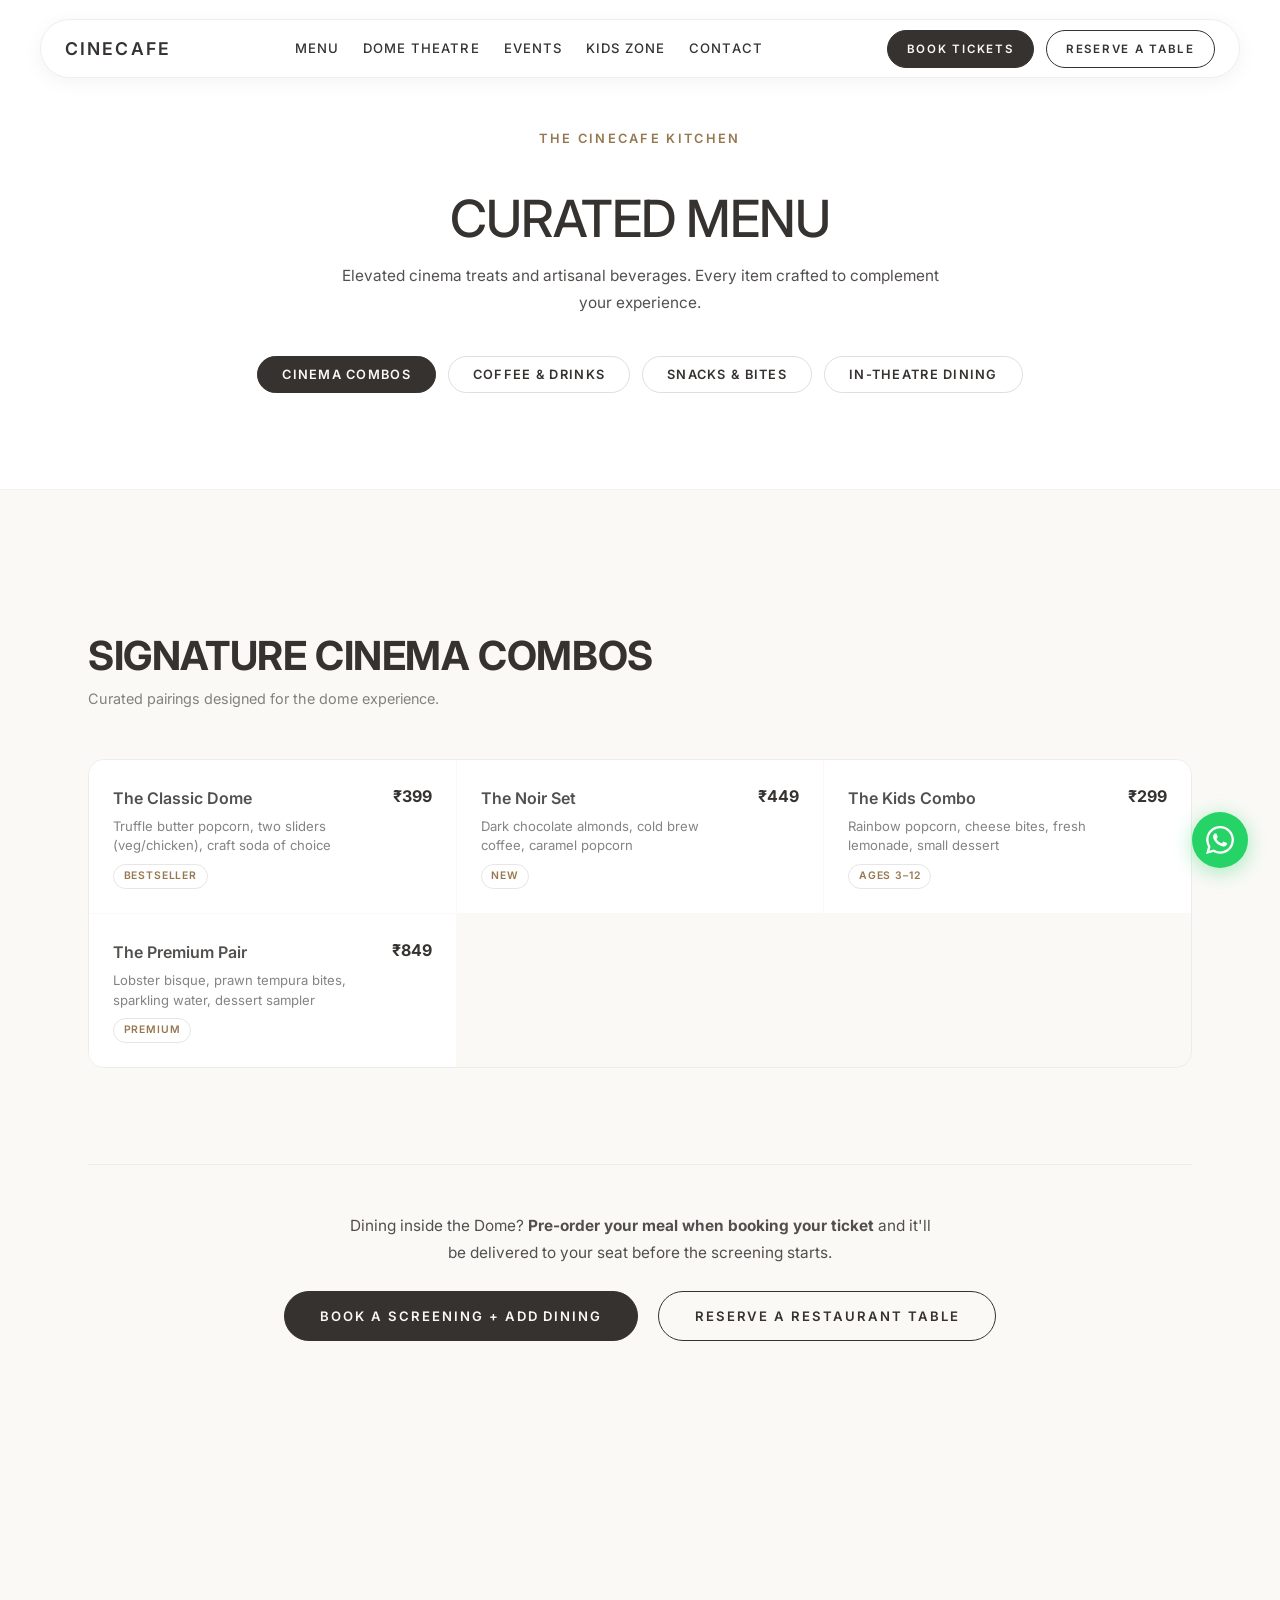
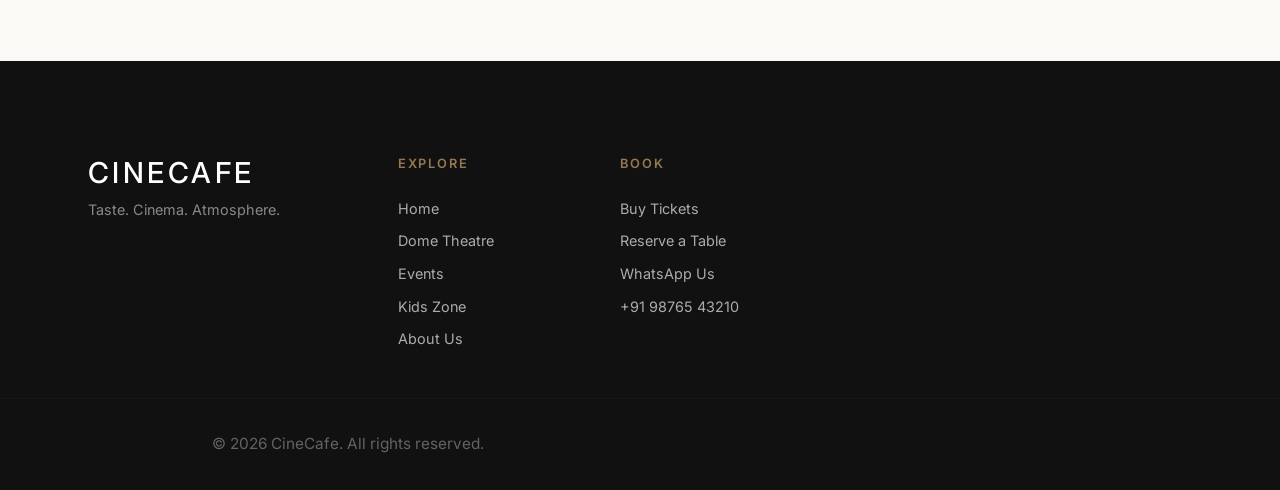
<file: menu.html>
<!DOCTYPE html>
<html lang="en">
<head>
    <meta charset="UTF-8">
    <meta name="viewport" content="width=device-width, initial-scale=1.0, maximum-scale=1.0, user-scalable=no, viewport-fit=cover">
    <title>Menu — CineCafe Kochi | Gourmet Cinema Dining</title>
    <meta name="description" content="Explore CineCafe's curated gourmet menu. Cinema combos, artisan coffee, matcha, in-theatre dining, and more. Kochi's finest culinary cinema experience.">
    <meta property="og:title" content="Menu — CineCafe Kochi">
    <meta property="og:description" content="Gourmet cinema dining. Artisan coffee. In-seat meals. Explore our full menu.">

    <link rel="preconnect" href="https://fonts.googleapis.com">
    <link rel="preconnect" href="https://fonts.gstatic.com" crossorigin>
    <link href="https://fonts.googleapis.com/css2?family=Inter:ital,wght@0,300;0,400;0,500;0,600;0,700;1,400&display=swap" rel="stylesheet">
    <link rel="stylesheet" href="styles.css">

    <style>
        /* Menu page specific styles */
        .menu-hero {
            padding-top: 8rem;
            padding-bottom: var(--spacing-lg);
            text-align: center;
            background-color: var(--surface-color);
            border-bottom: 1px solid rgba(128,128,128,0.1);
        }

        .menu-hero h2 { margin-bottom: 1rem; }
        .menu-hero p { margin: 0 auto 2.5rem; }

        .menu-tabs {
            display: flex;
            gap: 0.75rem;
            justify-content: center;
            flex-wrap: wrap;
            margin-top: 2rem;
        }

        .menu-tab {
            padding: 0.6rem 1.5rem;
            border-radius: 50px;
            border: 1px solid rgba(128,128,128,0.25);
            background: transparent;
            font-family: var(--font-primary);
            font-size: 0.8rem;
            font-weight: 600;
            text-transform: uppercase;
            letter-spacing: 0.1em;
            cursor: pointer;
            transition: all 0.2s;
            color: var(--text-color);
        }

        .menu-tab.active,
        .menu-tab:hover {
            background: var(--text-color);
            color: var(--bg-color);
            border-color: var(--text-color);
        }

        .menu-category {
            display: none;
            padding: var(--spacing-lg) 0;
        }

        .menu-category.active { display: block; }

        .menu-category-title {
            font-size: clamp(1.5rem, 4vw, 2.5rem);
            font-weight: 700;
            text-transform: uppercase;
            letter-spacing: -0.01em;
            margin-bottom: 0.5rem;
        }

        .menu-category-sub {
            opacity: 0.6;
            font-size: 0.9rem;
            margin-bottom: var(--spacing-md);
            max-width: none;
        }

        .menu-items {
            display: grid;
            grid-template-columns: repeat(auto-fill, minmax(300px, 1fr));
            gap: 1px;
            border: 1px solid rgba(128,128,128,0.1);
            border-radius: 16px;
            overflow: hidden;
        }

        .menu-item {
            display: flex;
            justify-content: space-between;
            align-items: flex-start;
            padding: 1.5rem;
            gap: 1rem;
            background: var(--surface-color);
            transition: background 0.2s;
        }

        .menu-item:hover {
            background: color-mix(in srgb, var(--accent-color) 5%, var(--surface-color));
        }

        .menu-item-info { flex: 1; }

        .menu-item-name {
            font-weight: 600;
            font-size: 1rem;
            margin-bottom: 0.3rem;
            color: var(--text-color);
        }

        .menu-item-desc {
            font-size: 0.82rem;
            opacity: 0.6;
            line-height: 1.5;
        }

        .menu-item-tags {
            display: flex;
            gap: 0.4rem;
            margin-top: 0.5rem;
            flex-wrap: wrap;
        }

        .menu-tag {
            font-size: 0.65rem;
            text-transform: uppercase;
            letter-spacing: 0.08em;
            padding: 0.2rem 0.6rem;
            border-radius: 50px;
            border: 1px solid rgba(128,128,128,0.2);
            color: var(--accent-color);
            font-weight: 600;
        }

        .menu-item-price {
            font-weight: 700;
            font-size: 1rem;
            color: var(--text-color);
            white-space: nowrap;
            flex-shrink: 0;
        }

        .menu-cta-bar {
            text-align: center;
            padding: var(--spacing-md) 0 var(--spacing-xl);
            border-top: 1px solid rgba(128,128,128,0.1);
        }

        .menu-cta-bar p {
            margin: 0 auto 1.5rem;
        }

        .menu-cta-bar .btn-primary,
        .menu-cta-bar .btn-secondary {
            margin: 0 0.5rem;
        }

        @media (max-width: 600px) {
            .menu-items { grid-template-columns: 1fr; }
            .menu-cta-bar .btn-primary,
            .menu-cta-bar .btn-secondary {
                display: block;
                margin: 0.5rem auto;
                max-width: 280px;
            }
        }
    </style>
</head>
<body class="theme-sunlit">

    <header class="navbar past-hero" role="banner">
        <div class="navbar-wrapper">
            <div class="nav-menu-wrap">
                <a href="index.html" class="navbar-logo-wrap" aria-label="CineCafe — Go to homepage">
                    <div class="nav-logo">CINECAFE</div>
                </a>
                <nav class="nav-desktop-links" aria-label="Primary navigation">
                    <a href="menu.html" class="nav-item" aria-current="page">Menu</a>
                    <a href="index.html#dome" class="nav-item">Dome Theatre</a>
                    <a href="index.html#events" class="nav-item">Events</a>
                    <a href="index.html#kids" class="nav-item">Kids Zone</a>
                    <a href="index.html#contact" class="nav-item">Contact</a>
                </nav>
                <div class="nav-actions">
                    <a href="index.html#dome" class="btn-primary nav-btn">Book Tickets</a>
                    <a href="index.html#reserve-table" class="btn-secondary nav-btn">Reserve a Table</a>
                    <button id="burger-toggle" class="burger-menu-wrap mobile-only" aria-label="Toggle navigation menu" aria-expanded="false" aria-controls="fullscreen-menu">
                        <span class="menu-line-top"></span>
                        <span class="menu-line-bottom"></span>
                    </button>
                </div>
            </div>
        </div>
    </header>

    <div id="fullscreen-menu" class="fullscreen-menu" role="dialog" aria-modal="true" aria-label="Navigation menu">
        <nav class="nav-links" aria-label="Mobile navigation">
            <div class="nav-links-wrapper">
                <a href="index.html" class="nav-link">Home</a>
                <a href="menu.html" class="nav-link">Menu</a>
                <a href="index.html#dome" class="nav-link">Dome Theatre</a>
                <a href="index.html#events" class="nav-link">Events</a>
                <a href="index.html#contact" class="nav-link">Contact</a>
            </div>
            <div class="mobile-menu-ctas">
                <a href="index.html#dome" class="btn-primary mobile-cta-btn">Book Tickets</a>
                <a href="index.html#reserve-table" class="btn-secondary mobile-cta-btn">Reserve a Table</a>
            </div>
        </nav>
    </div>

    <!-- WhatsApp Float -->
    <a href="https://wa.me/919876543210?text=Hi%20CineCafe!%20I'd%20like%20to%20enquire%20about%20your%20menu."
       class="whatsapp-float" target="_blank" rel="noopener noreferrer" aria-label="Chat on WhatsApp">
        <svg xmlns="http://www.w3.org/2000/svg" viewBox="0 0 24 24" fill="currentColor" width="28" height="28" aria-hidden="true"><path d="M17.472 14.382c-.297-.149-1.758-.867-2.03-.967-.273-.099-.471-.148-.67.15-.197.297-.767.966-.94 1.164-.173.199-.347.223-.644.075-.297-.15-1.255-.463-2.39-1.475-.883-.788-1.48-1.761-1.653-2.059-.173-.297-.018-.458.13-.606.134-.133.298-.347.446-.52.149-.174.198-.298.298-.497.099-.198.05-.371-.025-.52-.075-.149-.669-1.612-.916-2.207-.242-.579-.487-.5-.669-.51-.173-.008-.371-.01-.57-.01-.198 0-.52.074-.792.372-.272.297-1.04 1.016-1.04 2.479 0 1.462 1.065 2.875 1.213 3.074.149.198 2.096 3.2 5.077 4.487.709.306 1.262.489 1.694.625.712.227 1.36.195 1.871.118.571-.085 1.758-.719 2.006-1.413.248-.694.248-1.289.173-1.413-.074-.124-.272-.198-.57-.347m-5.421 7.403h-.004a9.87 9.87 0 01-5.031-1.378l-.361-.214-3.741.982.998-3.648-.235-.374a9.86 9.86 0 01-1.51-5.26c.001-5.45 4.436-9.884 9.888-9.884 2.64 0 5.122 1.03 6.988 2.898a9.825 9.825 0 012.893 6.994c-.003 5.45-4.437 9.884-9.885 9.884m8.413-18.297A11.815 11.815 0 0012.05 0C5.495 0 .16 5.335.157 11.892c0 2.096.547 4.142 1.588 5.945L.057 24l6.305-1.654a11.882 11.882 0 005.683 1.448h.005c6.554 0 11.89-5.335 11.893-11.893a11.821 11.821 0 00-3.48-8.413z"/></svg>
    </a>

    <main>
        <div class="menu-hero">
            <div class="section-container" style="padding-top: 0; padding-bottom: 0;">
                <p class="section-eyebrow">The CineCafe Kitchen</p>
                <h2>Curated Menu</h2>
                <p>Elevated cinema treats and artisanal beverages. Every item crafted to complement your experience.</p>
                <div class="menu-tabs" role="tablist" aria-label="Menu categories">
                    <button class="menu-tab active" role="tab" aria-selected="true" data-category="combos">Cinema Combos</button>
                    <button class="menu-tab" role="tab" aria-selected="false" data-category="coffee">Coffee &amp; Drinks</button>
                    <button class="menu-tab" role="tab" aria-selected="false" data-category="snacks">Snacks &amp; Bites</button>
                    <button class="menu-tab" role="tab" aria-selected="false" data-category="dining">In-Theatre Dining</button>
                </div>
            </div>
        </div>

        <section class="menu-section">
            <div class="section-container" style="padding-top: var(--spacing-md);">

                <!-- Cinema Combos -->
                <div class="menu-category active" id="category-combos" role="tabpanel">
                    <h3 class="menu-category-title">Signature Cinema Combos</h3>
                    <p class="menu-category-sub">Curated pairings designed for the dome experience.</p>
                    <div class="menu-items">
                        <div class="menu-item">
                            <div class="menu-item-info">
                                <p class="menu-item-name">The Classic Dome</p>
                                <p class="menu-item-desc">Truffle butter popcorn, two sliders (veg/chicken), craft soda of choice</p>
                                <div class="menu-item-tags"><span class="menu-tag">Bestseller</span></div>
                            </div>
                            <span class="menu-item-price">₹399</span>
                        </div>
                        <div class="menu-item">
                            <div class="menu-item-info">
                                <p class="menu-item-name">The Noir Set</p>
                                <p class="menu-item-desc">Dark chocolate almonds, cold brew coffee, caramel popcorn</p>
                                <div class="menu-item-tags"><span class="menu-tag">New</span></div>
                            </div>
                            <span class="menu-item-price">₹449</span>
                        </div>
                        <div class="menu-item">
                            <div class="menu-item-info">
                                <p class="menu-item-name">The Kids Combo</p>
                                <p class="menu-item-desc">Rainbow popcorn, cheese bites, fresh lemonade, small dessert</p>
                                <div class="menu-item-tags"><span class="menu-tag">Ages 3–12</span></div>
                            </div>
                            <span class="menu-item-price">₹299</span>
                        </div>
                        <div class="menu-item">
                            <div class="menu-item-info">
                                <p class="menu-item-name">The Premium Pair</p>
                                <p class="menu-item-desc">Lobster bisque, prawn tempura bites, sparkling water, dessert sampler</p>
                                <div class="menu-item-tags"><span class="menu-tag">Premium</span></div>
                            </div>
                            <span class="menu-item-price">₹849</span>
                        </div>
                    </div>
                </div>

                <!-- Coffee & Drinks -->
                <div class="menu-category" id="category-coffee" role="tabpanel">
                    <h3 class="menu-category-title">Coffee &amp; Beverages</h3>
                    <p class="menu-category-sub">Single-origin beans, ceremonial matcha, and rare botanicals.</p>
                    <div class="menu-items">
                        <div class="menu-item">
                            <div class="menu-item-info">
                                <p class="menu-item-name">Espresso (Single Origin)</p>
                                <p class="menu-item-desc">Locally roasted, carefully extracted. Coorg estate beans.</p>
                                <div class="menu-item-tags"><span class="menu-tag">Hot</span></div>
                            </div>
                            <span class="menu-item-price">₹149</span>
                        </div>
                        <div class="menu-item">
                            <div class="menu-item-info">
                                <p class="menu-item-name">Pour Over Filter Coffee</p>
                                <p class="menu-item-desc">Slow-brewed, full clarity. Seasonal single-origin.</p>
                                <div class="menu-item-tags"><span class="menu-tag">Hot</span><span class="menu-tag">Specialty</span></div>
                            </div>
                            <span class="menu-item-price">₹199</span>
                        </div>
                        <div class="menu-item">
                            <div class="menu-item-info">
                                <p class="menu-item-name">Ceremonial Matcha Latte</p>
                                <p class="menu-item-desc">Grade-A ceremonial matcha with oat milk.</p>
                                <div class="menu-item-tags"><span class="menu-tag">Hot/Iced</span><span class="menu-tag">Vegan</span></div>
                            </div>
                            <span class="menu-item-price">₹249</span>
                        </div>
                        <div class="menu-item">
                            <div class="menu-item-info">
                                <p class="menu-item-name">Signature Mocktail</p>
                                <p class="menu-item-desc">Rotating seasonal creation by our bar team.</p>
                                <div class="menu-item-tags"><span class="menu-tag">Cold</span><span class="menu-tag">Non-Alcoholic</span></div>
                            </div>
                            <span class="menu-item-price">₹299</span>
                        </div>
                        <div class="menu-item">
                            <div class="menu-item-info">
                                <p class="menu-item-name">Cold Brew Tonic</p>
                                <p class="menu-item-desc">18-hour cold brew over tonic water, citrus zest.</p>
                                <div class="menu-item-tags"><span class="menu-tag">Cold</span><span class="menu-tag">Bestseller</span></div>
                            </div>
                            <span class="menu-item-price">₹279</span>
                        </div>
                        <div class="menu-item">
                            <div class="menu-item-info">
                                <p class="menu-item-name">Butterfly Pea Lemonade</p>
                                <p class="menu-item-desc">Color-changing flower tea with fresh lemon.</p>
                                <div class="menu-item-tags"><span class="menu-tag">Cold</span><span class="menu-tag">Vegan</span></div>
                            </div>
                            <span class="menu-item-price">₹199</span>
                        </div>
                    </div>
                </div>

                <!-- Snacks & Bites -->
                <div class="menu-category" id="category-snacks" role="tabpanel">
                    <h3 class="menu-category-title">Snacks &amp; Small Bites</h3>
                    <p class="menu-category-sub">Perfect for sharing between screenings or over a long coffee.</p>
                    <div class="menu-items">
                        <div class="menu-item">
                            <div class="menu-item-info">
                                <p class="menu-item-name">Truffle Butter Popcorn</p>
                                <p class="menu-item-desc">Large bucket, fresh from the kettle.</p>
                                <div class="menu-item-tags"><span class="menu-tag">Veg</span></div>
                            </div>
                            <span class="menu-item-price">₹149</span>
                        </div>
                        <div class="menu-item">
                            <div class="menu-item-info">
                                <p class="menu-item-name">Cheese &amp; Jalapeño Sliders (×3)</p>
                                <p class="menu-item-desc">Soft brioche buns, house cheese sauce, pickled jalapeño.</p>
                                <div class="menu-item-tags"><span class="menu-tag">Veg</span><span class="menu-tag">Spicy</span></div>
                            </div>
                            <span class="menu-item-price">₹249</span>
                        </div>
                        <div class="menu-item">
                            <div class="menu-item-info">
                                <p class="menu-item-name">Chicken Shawarma Bites</p>
                                <p class="menu-item-desc">Marinated slow-cooked chicken, garlic dip, pita crisps.</p>
                                <div class="menu-item-tags"><span class="menu-tag">Non-Veg</span></div>
                            </div>
                            <span class="menu-item-price">₹299</span>
                        </div>
                        <div class="menu-item">
                            <div class="menu-item-info">
                                <p class="menu-item-name">Dark Chocolate Bark</p>
                                <p class="menu-item-desc">70% Valrhona, toasted almonds, sea salt, dried cranberry.</p>
                                <div class="menu-item-tags"><span class="menu-tag">Veg</span><span class="menu-tag">Sweet</span></div>
                            </div>
                            <span class="menu-item-price">₹189</span>
                        </div>
                    </div>
                </div>

                <!-- In-Theatre Dining -->
                <div class="menu-category" id="category-dining" role="tabpanel">
                    <h3 class="menu-category-title">In-Theatre Dining</h3>
                    <p class="menu-category-sub">Full-course meals delivered to your dome seat. Pre-order when booking your ticket.</p>
                    <div class="menu-items">
                        <div class="menu-item">
                            <div class="menu-item-info">
                                <p class="menu-item-name">Coastal Kerala Thali</p>
                                <p class="menu-item-desc">Matta rice, fish curry, prawn masala, avial, papad, pickle, payasam.</p>
                                <div class="menu-item-tags"><span class="menu-tag">Non-Veg</span><span class="menu-tag">Local</span></div>
                            </div>
                            <span class="menu-item-price">₹799</span>
                        </div>
                        <div class="menu-item">
                            <div class="menu-item-info">
                                <p class="menu-item-name">Continental Set Menu</p>
                                <p class="menu-item-desc">Soup, pan-seared protein of choice, seasonal sides, tiramisu.</p>
                                <div class="menu-item-tags"><span class="menu-tag">Veg/Non-Veg</span></div>
                            </div>
                            <span class="menu-item-price">₹1,199</span>
                        </div>
                        <div class="menu-item">
                            <div class="menu-item-info">
                                <p class="menu-item-name">Mezze Platter</p>
                                <p class="menu-item-desc">Hummus, baba ganoush, falafel, pita, olives, halloumi fries.</p>
                                <div class="menu-item-tags"><span class="menu-tag">Veg</span><span class="menu-tag">Shareable</span></div>
                            </div>
                            <span class="menu-item-price">₹649</span>
                        </div>
                        <div class="menu-item">
                            <div class="menu-item-info">
                                <p class="menu-item-name">Premium Charcuterie Board</p>
                                <p class="menu-item-desc">Imported cheeses, cured meats, artisan crackers, fruit compote.</p>
                                <div class="menu-item-tags"><span class="menu-tag">Non-Veg</span><span class="menu-tag">Premium</span></div>
                            </div>
                            <span class="menu-item-price">₹1,499</span>
                        </div>
                    </div>
                </div>

                <!-- CTA Bar -->
                <div class="menu-cta-bar">
                    <p>Dining inside the Dome? <strong>Pre-order your meal when booking your ticket</strong> and it'll be delivered to your seat before the screening starts.</p>
                    <a href="index.html#ticket-booking" class="btn-primary">Book a Screening + Add Dining</a>
                    <a href="index.html#reserve-table" class="btn-secondary">Reserve a Restaurant Table</a>
                </div>
            </div>
        </section>
    </main>

    <footer class="site-footer" role="contentinfo">
        <div class="section-container footer-container" style="padding-top: 0;">
            <div class="footer-brand">
                <h3>CINECAFE</h3>
                <p>Taste. Cinema. Atmosphere.</p>
            </div>
            <div class="footer-links">
                <h4>Explore</h4>
                <a href="index.html">Home</a>
                <a href="index.html#dome">Dome Theatre</a>
                <a href="index.html#events">Events</a>
                <a href="index.html#kids">Kids Zone</a>
                <a href="about.html">About Us</a>
            </div>
            <div class="footer-links">
                <h4>Book</h4>
                <a href="index.html#ticket-booking">Buy Tickets</a>
                <a href="index.html#reserve-table">Reserve a Table</a>
                <a href="https://wa.me/919876543210" target="_blank" rel="noopener">WhatsApp Us</a>
                <a href="tel:+919876543210">+91 98765 43210</a>
            </div>
            <div class="footer-newsletter" style="display:none;"></div>
        </div>
        <div class="footer-bottom">
            <p>&copy; 2026 CineCafe. All rights reserved.</p>
        </div>
    </footer>

    <script src="https://cdnjs.cloudflare.com/ajax/libs/gsap/3.12.2/gsap.min.js"></script>
    <script src="main.js"></script>
    <script>
        // Menu tab switching
        const tabs = document.querySelectorAll('.menu-tab');
        const categories = document.querySelectorAll('.menu-category');

        tabs.forEach(tab => {
            tab.addEventListener('click', () => {
                const target = tab.getAttribute('data-category');

                tabs.forEach(t => { t.classList.remove('active'); t.setAttribute('aria-selected', 'false'); });
                tab.classList.add('active');
                tab.setAttribute('aria-selected', 'true');

                categories.forEach(cat => {
                    cat.classList.remove('active');
                    if (cat.id === `category-${target}`) cat.classList.add('active');
                });
            });
        });
    </script>
</body>
</html>
</file>
<file: styles.css>
/* =========================================
   CineCafe Design System
   Minimaximalist Cinematic Aesthetic
   ========================================= */

:root {
    /* Base Typography */
    --font-primary: 'Inter', sans-serif;
    --font-display: 'Inter', sans-serif;

    /* Sunlit Theme (Light) */
    --color-bg-sunlit: #FAF9F6;
    --color-text-sunlit: #353230;
    --color-accent-sunlit: #967850;
    --color-surface-sunlit: #ffffff;
    --shadow-sunlit: 0 10px 40px rgba(53, 50, 48, 0.08);

    /* Nocturne Theme (Dark) */
    --color-bg-nocturne: #353230;
    --color-text-nocturne: #F3F5FB;
    --color-accent-nocturne: #967850;
    --color-surface-nocturne: #262423;
    --shadow-nocturne: 0 10px 40px rgba(0, 0, 0, 0.4);

    /* Current Theme Variables (Default: Sunlit) */
    --bg-color: var(--color-bg-sunlit);
    --text-color: var(--color-text-sunlit);
    --accent-color: var(--color-accent-sunlit);
    --surface-color: var(--color-surface-sunlit);
    --shadow-color: var(--shadow-sunlit);

    /* Layout */
    --max-width: 1200px;
    --spacing-sm: 1.5rem;
    --spacing-md: 3rem;
    --spacing-lg: 6rem;
    --spacing-xl: 10rem;

    /* Transitions */
    --transition-slow: 0.8s cubic-bezier(0.22, 1, 0.36, 1);
    --transition-med: 0.4s ease-out;
    --transition-fast: 0.2s ease-out;
}

/* Dark Theme Override */
body.theme-nocturne {
    --bg-color: var(--color-bg-nocturne);
    --text-color: var(--color-text-nocturne);
    --accent-color: var(--color-accent-nocturne);
    --surface-color: var(--color-surface-nocturne);
    --shadow-color: var(--shadow-nocturne);
}

/* =========================================
   Reset & Base Styles
   ========================================= */
*,
*::before,
*::after {
    margin: 0;
    padding: 0;
    box-sizing: border-box;
}

html {
    scroll-behavior: smooth;
}

body {
    width: 100%;
    overflow-x: clip;
    position: relative;
    overflow-wrap: break-word;
    word-wrap: break-word;
    font-family: var(--font-primary);
    background-color: var(--bg-color);
    color: var(--text-color);
    transition: background-color var(--transition-slow), color var(--transition-slow);
    line-height: 1.6;
    -webkit-font-smoothing: antialiased;
    -moz-osx-font-smoothing: grayscale;
}

/* Custom Scrollbar */
::-webkit-scrollbar { width: 5px; }
::-webkit-scrollbar-track { background: transparent; }
::-webkit-scrollbar-thumb { background: var(--accent-color); border-radius: 24px; }

/* =========================================
   Accessibility
   ========================================= */
.sr-only {
    position: absolute;
    width: 1px;
    height: 1px;
    padding: 0;
    margin: -1px;
    overflow: hidden;
    clip: rect(0, 0, 0, 0);
    white-space: nowrap;
    border: 0;
}

:focus-visible {
    outline: 2px solid var(--accent-color);
    outline-offset: 3px;
    border-radius: 4px;
}

/* =========================================
   Typography
   ========================================= */
h1, h2, h3, h4, .nav-logo {
    font-family: var(--font-display);
    font-weight: 500;
    line-height: 1.1;
    text-transform: uppercase;
}

h2 {
    font-size: clamp(2rem, 5vw, 3.2rem);
    margin-bottom: var(--spacing-md);
    letter-spacing: -0.02em;
}

h3 {
    font-size: clamp(1.2rem, 3vw, 1.8rem);
    margin-bottom: 0.75rem;
}

p {
    font-size: clamp(0.95rem, 1.2vw, 1.05rem);
    max-width: 600px;
    opacity: 0.85;
    line-height: 1.75;
}

.section-eyebrow {
    font-size: 0.8rem;
    font-weight: 600;
    text-transform: uppercase;
    letter-spacing: 0.18em;
    color: var(--accent-color);
    margin-bottom: 0.75rem;
    opacity: 1;
    max-width: none;
}

/* =========================================
   Layout
   ========================================= */
.section-container {
    max-width: var(--max-width);
    margin: 0 auto;
    padding: var(--spacing-xl) var(--spacing-md);
}

/* =========================================
   Buttons
   ========================================= */
.btn-primary,
.btn-secondary {
    display: inline-flex;
    align-items: center;
    justify-content: center;
    padding: 0.85rem 2.2rem;
    font-family: var(--font-primary);
    font-size: 0.82rem;
    font-weight: 600;
    text-transform: uppercase;
    letter-spacing: 0.15em;
    border-radius: 50px;
    cursor: pointer;
    text-decoration: none;
    transition: all var(--transition-med);
    text-align: center;
    border: 1px solid transparent;
    white-space: nowrap;
    min-height: 48px; /* Mobile tap target */
}

.btn-primary {
    background-color: var(--text-color);
    color: var(--bg-color);
    border-color: var(--text-color);
}

.btn-primary:hover {
    background-color: transparent;
    color: var(--text-color);
    border-color: var(--text-color);
}

.btn-secondary {
    background-color: transparent;
    color: var(--text-color);
    border-color: var(--text-color);
}

.btn-secondary:hover {
    background-color: var(--text-color);
    color: var(--bg-color);
}

/* Hero-specific CTAs (always white — over dark image) */
.btn-hero-primary {
    display: inline-flex;
    align-items: center;
    justify-content: center;
    padding: 1rem 2.5rem;
    font-family: var(--font-primary);
    font-size: 0.85rem;
    font-weight: 600;
    text-transform: uppercase;
    letter-spacing: 0.15em;
    border-radius: 50px;
    cursor: pointer;
    text-decoration: none;
    transition: all var(--transition-med);
    background: #ffffff;
    color: #1a1a1a;
    border: 1px solid #ffffff;
    min-height: 52px;
}

.btn-hero-primary:hover {
    background: transparent;
    color: #ffffff;
}

.btn-hero-secondary {
    display: inline-flex;
    align-items: center;
    justify-content: center;
    padding: 1rem 2.5rem;
    font-family: var(--font-primary);
    font-size: 0.85rem;
    font-weight: 600;
    text-transform: uppercase;
    letter-spacing: 0.15em;
    border-radius: 50px;
    cursor: pointer;
    text-decoration: none;
    transition: all var(--transition-med);
    background: transparent;
    color: #ffffff;
    border: 1px solid rgba(255, 255, 255, 0.6);
    min-height: 52px;
}

.btn-hero-secondary:hover {
    background: #ffffff;
    color: #1a1a1a;
}

/* =========================================
   Navbar
   ========================================= */
.navbar {
    position: fixed;
    top: calc(max(1.2rem, env(safe-area-inset-top)));
    left: 50%;
    transform: translateX(-50%);
    width: 90%;
    max-width: var(--max-width);
    z-index: 200;
    background: color-mix(in srgb, var(--surface-color) 10%, transparent);
    backdrop-filter: blur(24px);
    -webkit-backdrop-filter: blur(24px);
    border: 1px solid color-mix(in srgb, var(--text-color) 8%, transparent);
    border-radius: 100px;
    padding: 0.6rem 1.5rem;
    transition: all var(--transition-med);
    box-shadow: 0 4px 20px rgba(0, 0, 0, 0.05);
}

.navbar.scrolled {
    background: color-mix(in srgb, var(--surface-color) 30%, transparent);
    box-shadow: 0 8px 32px rgba(0, 0, 0, 0.08);
}

/* Navbar over dark hero — force white text */
.navbar:not(.past-hero):not(.menu-open) .nav-item {
    color: #ffffff;
}

.navbar:not(.past-hero):not(.menu-open) .nav-btn.btn-secondary {
    color: #ffffff;
    border-color: rgba(255, 255, 255, 0.55);
}

.navbar:not(.past-hero):not(.menu-open) .nav-btn.btn-secondary:hover {
    background: #ffffff;
    color: #1a1a1a;
}

.navbar:not(.past-hero):not(.menu-open) .nav-btn.btn-primary {
    background: #ffffff;
    color: var(--color-text-sunlit);
    border-color: #ffffff;
}

.navbar-wrapper {
    display: flex;
    justify-content: center;
}

.nav-menu-wrap {
    display: flex;
    justify-content: space-between;
    align-items: center;
    width: 100%;
}

.navbar-logo-wrap {
    text-decoration: none;
    color: #ffffff;
    z-index: 201;
    transition: color var(--transition-fast);
}

.navbar.past-hero .navbar-logo-wrap,
.navbar.menu-open .navbar-logo-wrap {
    color: var(--text-color);
}

.nav-logo {
    font-size: 1.1rem;
    font-weight: 600;
    letter-spacing: 0.12em;
}

/* Desktop Nav Links */
.nav-desktop-links {
    display: none;
    gap: 1.5rem;
}

.nav-desktop-links .nav-item {
    text-decoration: none;
    color: var(--text-color);
    font-size: 0.82rem;
    font-weight: 500;
    text-transform: uppercase;
    letter-spacing: 0.08em;
    transition: opacity var(--transition-fast);
    padding: 0.4rem 0;
}

.nav-desktop-links .nav-item:hover {
    opacity: 0.65;
}

/* Past-hero: restore theme color */
.navbar.past-hero .nav-item,
.navbar.menu-open .nav-item {
    color: var(--text-color) !important;
}

.nav-actions {
    display: flex;
    align-items: center;
    gap: 0.75rem;
    z-index: 201;
}

.nav-btn {
    display: none;
    padding: 0.5rem 1.2rem;
    font-size: 0.72rem;
    min-height: 38px;
}

/* Burger Menu */
.burger-menu-wrap {
    width: 24px;
    height: 16px;
    position: relative;
    cursor: pointer;
    z-index: 201;
    background: none;
    border: none;
    padding: 0;
    /* Larger tap target */
    padding: 12px;
    margin: -12px;
}

.menu-line-top,
.menu-line-bottom {
    position: absolute;
    width: 22px;
    height: 2px;
    background-color: #ffffff;
    transition: all 0.3s ease;
    border-radius: 2px;
    left: 50%;
    transform: translateX(-50%);
}

.menu-line-top { top: 12px; }
.menu-line-bottom { bottom: 12px; }

.navbar.past-hero .menu-line-top,
.navbar.past-hero .menu-line-bottom,
.navbar.menu-open .menu-line-top,
.navbar.menu-open .menu-line-bottom {
    background-color: var(--text-color);
}

.burger-menu-wrap.open .menu-line-top {
    top: 50%;
    transform: translate(-50%, -50%) rotate(45deg);
}

.burger-menu-wrap.open .menu-line-bottom {
    bottom: 50%;
    transform: translate(-50%, 50%) rotate(-45deg);
}

/* Desktop visibility */
@media (min-width: 1024px) {
    .nav-desktop-links { display: flex; }
    .nav-btn { display: inline-flex; }
    .mobile-only { display: none !important; }
    .navbar { width: 96%; }
}

/* =========================================
   Fullscreen Mobile Menu
   ========================================= */
.fullscreen-menu {
    position: fixed;
    inset: 0;
    background: var(--bg-color);
    display: flex;
    flex-direction: column;
    justify-content: center;
    align-items: center;
    z-index: 199;
    opacity: 0;
    pointer-events: none;
    transition: opacity 0.4s ease;
    padding: 2rem;
    gap: 3rem;
}

.fullscreen-menu.open {
    opacity: 1;
    pointer-events: auto;
}

.nav-links-wrapper {
    display: flex;
    flex-direction: column;
    align-items: center;
    gap: 1.5rem;
}

.nav-link {
    font-size: clamp(1.8rem, 5vw, 3.5rem);
    text-transform: uppercase;
    text-decoration: none;
    color: var(--text-color);
    font-weight: 500;
    letter-spacing: -0.01em;
    transition: color 0.3s ease, transform 0.3s ease;
    line-height: 1.1;
}

.nav-link:hover {
    color: var(--accent-color);
    transform: translateX(8px);
}

.mobile-menu-ctas {
    display: flex;
    flex-direction: column;
    align-items: center;
    gap: 1rem;
    width: 100%;
    max-width: 300px;
}

.mobile-cta-btn {
    width: 100%;
    justify-content: center;
}

/* =========================================
   WhatsApp Float
   ========================================= */
.whatsapp-float {
    position: fixed;
    bottom: 2rem;
    right: 2rem;
    z-index: 150;
    width: 56px;
    height: 56px;
    background: #25D366;
    border-radius: 50%;
    display: flex;
    align-items: center;
    justify-content: center;
    color: #ffffff;
    box-shadow: 0 4px 20px rgba(37, 211, 102, 0.4);
    transition: transform var(--transition-med), box-shadow var(--transition-med);
    text-decoration: none;
}

.whatsapp-float:hover {
    transform: scale(1.1);
    box-shadow: 0 8px 30px rgba(37, 211, 102, 0.55);
}

/* =========================================
   Scroll Indicator
   ========================================= */
.scroll-indicator {
    position: absolute;
    bottom: 2.5rem;
    display: flex;
    flex-direction: column;
    align-items: center;
    gap: 1rem;
    font-size: 0.75rem;
    text-transform: uppercase;
    letter-spacing: 0.12em;
    opacity: 0.7;
    color: #ffffff;
    z-index: 10;
}

.scroll-indicator .line {
    width: 1px;
    height: 55px;
    background: rgba(255, 255, 255, 0.8);
    transform-origin: top;
    animation: scrollLine 2s infinite cubic-bezier(0.22, 1, 0.36, 1);
}

@keyframes scrollLine {
    0% { transform: scaleY(0); transform-origin: top; }
    50% { transform: scaleY(1); }
    100% { transform: scaleY(0); transform-origin: bottom; }
}

/* =========================================
   Hero Section
   ========================================= */
.hero-scroll-container {
    height: 600vh;
    position: relative;
    z-index: 0;
    background: var(--bg-color);
}

.hero-section {
    height: 100vh;
    display: flex;
    flex-direction: column;
    justify-content: center;
    align-items: center;
    text-align: center;
    padding: var(--spacing-md);
    position: sticky;
    top: 0;
    overflow: hidden;
}

.hero-bg {
    position: absolute;
    inset: 0;
    background-image: url('assets/Hero BG/CINECAFE HERO.jpg');
    background-size: cover;
    background-position: center;
    z-index: 1;
    transform: scale(1.12);
    will-change: transform;
}

/* Cinematic Clouds */
.cinematic-cloud {
    position: absolute;
    top: 0;
    height: 100vh;
    width: auto;
    max-width: 60vw;
    object-fit: contain;
    opacity: 0.7;
    pointer-events: none;
    z-index: 3;
    will-change: transform;
}

.cloud-left {
    left: -5vw;
    object-position: left center;
}

.cloud-right {
    right: -5vw;
    object-position: right center;
}

/* =========================================
   Hero Typing Sequence
   ========================================= */
.hero-typing-sequence {
    position: relative;
    width: 100%;
    height: 150px;
    display: flex;
    justify-content: center;
    align-items: center;
    z-index: 5;
}

.seq-word {
    position: absolute;
    font-size: clamp(1.8rem, 8vw, 6rem);
    font-weight: 800;
    text-transform: uppercase;
    color: var(--surface-color);
    opacity: 0;
    transform: translateY(30px);
    text-shadow: 0 4px 20px rgba(0, 0, 0, 0.4);
    letter-spacing: 0.04em;
    width: 100%;
    text-align: center;
    will-change: transform, opacity;
}

.seq-word.highlight {
    font-size: clamp(2rem, 9vw, 7rem);
    background: linear-gradient(
        to bottom right,
        rgba(255, 255, 255, 0.95) 0%,
        rgba(255, 255, 255, 0.2) 40%,
        rgba(255, 255, 255, 0.05) 50%,
        rgba(255, 255, 255, 0.5) 60%,
        rgba(255, 255, 255, 0.95) 100%
    );
    -webkit-background-clip: text;
    background-clip: text;
    color: transparent;
    -webkit-text-stroke: 1px rgba(255, 255, 255, 0.45);
    animation: liquidGlow 3s ease-in-out infinite alternate;
}

@keyframes liquidGlow {
    0% {
        text-shadow: 0 0 20px rgba(255,255,255,0.1), 0 0 30px rgba(255,255,255,0.05);
        filter: brightness(1) contrast(1.1);
    }
    100% {
        text-shadow: 0 0 30px rgba(255,255,255,0.5), 0 0 50px rgba(255,255,255,0.3), 0 0 70px rgba(255,255,255,0.2);
        filter: brightness(1.2) contrast(1.2);
    }
}

/* =========================================
   Hero Persistent CTA (fades in after sequence)
   ========================================= */
.hero-persistent-cta {
    position: absolute;
    bottom: 6rem;
    display: flex;
    flex-direction: row;
    gap: 1rem;
    z-index: 10;
    opacity: 0;
    transform: translateY(20px);
    transition: opacity 0.6s ease, transform 0.6s ease;
    flex-wrap: wrap;
    justify-content: center;
}

.hero-persistent-cta.visible {
    opacity: 1;
    transform: translateY(0);
}

/* =========================================
   GSAP Blur Overlay
   ========================================= */
.gsap-ui-wrapper {
    position: absolute;
    inset: 0;
    pointer-events: none;
    z-index: 50;
    display: flex;
    justify-content: center;
    align-items: center;
}

.gsap-blur-overlay {
    position: absolute;
    inset: 0;
    background: rgba(0, 0, 0, 0.2);
    backdrop-filter: blur(20px);
    -webkit-backdrop-filter: blur(20px);
    opacity: 0;
}

/* =========================================
   Leaf Particles
   ========================================= */
.leaf-particle {
    position: absolute;
    top: 0;
    left: 0;
    pointer-events: none;
    z-index: 2;
    will-change: transform, opacity;
    display: flex;
    justify-content: center;
    align-items: center;
}

.leaf-particle img {
    width: 100%;
    height: 100%;
    object-fit: contain;
}

/* =========================================
   Sequence Section: All In One Place
   ========================================= */
.dome-viewport {
    height: 300vh;
    position: relative;
    z-index: 10;
    margin-top: -100vh;
    background-color: var(--bg-color);
    box-shadow: 0 -20px 60px rgba(0, 0, 0, 0.12);
}

.dome-sticky-content {
    position: sticky;
    top: 0;
    height: 100vh;
    width: 100%;
    display: flex;
    flex-direction: column;
    justify-content: center;
    align-items: center;
    overflow: hidden;
}

.all-in-one-title {
    position: absolute;
    font-size: clamp(2.5rem, 12vw, 10rem);
    font-weight: 800;
    text-transform: uppercase;
    text-align: center;
    opacity: 0;
    filter: blur(20px);
    transform: scale(0.9) translateY(40px);
    color: var(--text-color);
    z-index: 5;
    letter-spacing: -0.02em;
    padding: 0 1rem;
}

.looking-for-container {
    position: absolute;
    display: flex;
    flex-direction: column;
    align-items: center;
    text-align: center;
    z-index: 6;
    pointer-events: none;
    padding: 1.5rem;
    width: 100%;
}

.looking-for-title {
    font-size: clamp(1.4rem, 4vw, 3.5rem);
    font-weight: 700;
    text-transform: uppercase;
    color: var(--text-color);
    margin-bottom: 2.5rem;
    opacity: 0;
    filter: blur(20px);
    transform: translateY(40px);
    letter-spacing: -0.01em;
}

.looking-options {
    list-style: none;
    display: flex;
    flex-wrap: wrap;
    justify-content: center;
    gap: 1rem;
    max-width: 900px;
    padding: 0 1rem;
}

.option-link {
    display: inline-flex;
    align-items: center;
    font-size: clamp(0.85rem, 1.8vw, 1.2rem);
    font-weight: 500;
    padding: 0.85rem 2rem;
    border: 1px solid rgba(150, 120, 80, 0.5);
    border-radius: 50px;
    cursor: pointer;
    transition: all 0.3s ease;
    text-decoration: none;
    color: var(--text-color);
    background: transparent;
    opacity: 0;
    transform: translateY(20px);
    white-space: normal;
    text-align: center;
    min-height: 48px;
}

.option-link:hover {
    background: var(--accent-color);
    color: var(--bg-color);
    border-color: var(--accent-color);
    transform: translateY(-4px);
}

/* =========================================
   Dome Section — Showtimes
   ========================================= */
.dome-section {
    background-color: var(--surface-color);
    transition: background-color var(--transition-slow);
}

.dome-header {
    text-align: center;
    margin-bottom: var(--spacing-lg);
}

.dome-header h2 {
    margin-bottom: 1rem;
}

.dome-subtext {
    margin: 0 auto;
    max-width: 500px;
    text-align: center;
}

/* Showtimes */
.showtimes-section {
    margin-bottom: var(--spacing-lg);
}

.showtimes-header {
    display: flex;
    align-items: baseline;
    justify-content: space-between;
    margin-bottom: 2rem;
    border-bottom: 1px solid rgba(128,128,128,0.15);
    padding-bottom: 1rem;
}

.showtimes-title {
    font-size: clamp(1.2rem, 3vw, 1.8rem);
    margin-bottom: 0;
    text-transform: uppercase;
    letter-spacing: 0.05em;
}

.showtimes-date {
    font-size: 0.85rem;
    opacity: 0.6;
    max-width: none;
}

.showtimes-grid {
    display: grid;
    grid-template-columns: repeat(auto-fit, minmax(260px, 1fr));
    gap: 1.5rem;
}

.showtime-card {
    background: var(--bg-color);
    border-radius: 16px;
    overflow: hidden;
    box-shadow: var(--shadow-color);
    transition: transform 0.3s ease, box-shadow 0.3s ease;
    display: flex;
    flex-direction: column;
}

.showtime-card:hover {
    transform: translateY(-6px);
    box-shadow: 0 20px 50px rgba(0,0,0,0.12);
}

.showtime-poster {
    height: 120px;
    position: relative;
    display: flex;
    align-items: flex-end;
    padding: 1rem;
}

.showtime-year {
    font-size: 0.75rem;
    color: rgba(255,255,255,0.6);
    font-weight: 500;
    letter-spacing: 0.1em;
}

.showtime-info {
    padding: 1.5rem;
    display: flex;
    flex-direction: column;
    flex: 1;
}

.showtime-info h4 {
    font-size: 1rem;
    font-weight: 600;
    text-transform: none;
    line-height: 1.3;
    margin-bottom: 0.25rem;
    color: var(--text-color);
}

.showtime-director {
    font-size: 0.8rem;
    opacity: 0.6;
    max-width: none;
    margin-bottom: 0.75rem;
}

.showtime-meta {
    display: flex;
    align-items: center;
    gap: 0.75rem;
    margin-bottom: 0.75rem;
}

.showtime-badge {
    font-size: 0.7rem;
    font-weight: 600;
    text-transform: uppercase;
    letter-spacing: 0.08em;
    background: var(--accent-color);
    color: #fff;
    padding: 0.25rem 0.7rem;
    border-radius: 50px;
}

.showtime-badge--tomorrow {
    background: color-mix(in srgb, var(--text-color) 20%, transparent);
    color: var(--text-color);
}

.showtime-time {
    font-size: 0.85rem;
    font-weight: 600;
    color: var(--text-color);
    max-width: none;
    opacity: 1;
}

.showtime-price {
    font-size: 0.9rem;
    opacity: 0.7;
    margin-bottom: 1rem;
    margin-top: auto;
    max-width: none;
}

.showtime-price strong {
    color: var(--text-color);
    opacity: 1;
}

.btn-showtime {
    display: inline-flex;
    align-items: center;
    justify-content: center;
    padding: 0.6rem 1.4rem;
    font-size: 0.75rem;
    font-weight: 600;
    text-transform: uppercase;
    letter-spacing: 0.1em;
    border-radius: 50px;
    cursor: pointer;
    text-decoration: none;
    transition: all var(--transition-med);
    background: var(--text-color);
    color: var(--bg-color);
    border: 1px solid var(--text-color);
    min-height: 42px;
}

.btn-showtime:hover {
    background: var(--accent-color);
    border-color: var(--accent-color);
    color: #fff;
}

/* Projection Visualizer */
.screening-projection {
    margin-top: var(--spacing-lg);
}

.screening-projection h3 {
    text-align: center;
    margin-bottom: 0.5rem;
}

.screening-projection > p {
    text-align: center;
    margin: 0 auto;
}

.visualizer-container {
    margin-top: 2.5rem;
    display: flex;
    flex-direction: column;
    align-items: center;
    gap: 2rem;
}

canvas#projection-canvas {
    width: 100%;
    max-width: 800px;
    height: auto;
    background: var(--bg-color);
    border: 1px solid rgba(128, 128, 128, 0.2);
    border-radius: 8px;
    box-shadow: var(--shadow-color);
}

.slider-wrapper {
    width: 100%;
    max-width: 420px;
    display: flex;
    flex-direction: column;
    gap: 0.75rem;
}

.slider-wrapper label {
    font-size: 0.85rem;
    font-weight: 500;
    text-transform: uppercase;
    letter-spacing: 0.08em;
}

input[type=range] {
    -webkit-appearance: none;
    width: 100%;
    background: transparent;
}

input[type=range]::-webkit-slider-thumb {
    -webkit-appearance: none;
    height: 20px;
    width: 20px;
    border-radius: 50%;
    background: var(--accent-color);
    cursor: pointer;
    margin-top: -8px;
}

input[type=range]::-webkit-slider-runnable-track {
    width: 100%;
    height: 4px;
    cursor: pointer;
    background: rgba(128, 128, 128, 0.3);
    border-radius: 2px;
}

/* =========================================
   Ticket Booking Section
   ========================================= */
.ticket-section {
    background-color: var(--bg-color);
}

.ticket-layout {
    display: grid;
    grid-template-columns: 1fr;
    gap: var(--spacing-lg);
}

@media (min-width: 900px) {
    .ticket-layout {
        grid-template-columns: 1fr 1fr;
        align-items: start;
    }
}

.ticket-form-side h2 {
    margin-bottom: 1rem;
}

.ticket-form-side > p {
    margin-bottom: var(--spacing-md);
}

/* Forms */
.minimal-form {
    display: flex;
    flex-direction: column;
    gap: 1.75rem;
    margin-top: var(--spacing-md);
}

.form-label {
    display: block;
    font-size: 0.75rem;
    font-weight: 600;
    text-transform: uppercase;
    letter-spacing: 0.1em;
    margin-bottom: 0.5rem;
    color: var(--text-color);
    opacity: 0.7;
}

.form-group input,
.form-group select,
.form-group textarea {
    width: 100%;
    padding: 0.9rem 0;
    background: transparent;
    border: none;
    border-bottom: 1px solid rgba(53, 50, 48, 0.25);
    color: var(--text-color);
    font-family: var(--font-primary);
    font-size: 1rem;
    outline: none;
    transition: border-color 0.3s;
    border-radius: 0;
    -webkit-appearance: none;
}

body.theme-nocturne .form-group input,
body.theme-nocturne .form-group select,
body.theme-nocturne .form-group textarea {
    border-bottom-color: rgba(243, 245, 251, 0.25);
}

.form-group input:focus,
.form-group select:focus,
.form-group textarea:focus {
    border-color: var(--accent-color);
}

.form-group input::placeholder,
.form-group textarea::placeholder {
    opacity: 0.4;
}

.form-group textarea {
    resize: vertical;
    min-height: 80px;
}

.form-group select {
    cursor: pointer;
}

/* Seat Counter */
.seats-group .form-label {
    display: block;
    margin-bottom: 0.75rem;
}

.seat-counter {
    display: inline-flex;
    align-items: center;
    gap: 1.5rem;
    border: 1px solid rgba(128,128,128,0.3);
    border-radius: 50px;
    padding: 0.4rem 0.5rem;
}

.seat-btn {
    width: 38px;
    height: 38px;
    border-radius: 50%;
    border: 1px solid var(--text-color);
    background: transparent;
    color: var(--text-color);
    font-size: 1.4rem;
    cursor: pointer;
    display: flex;
    align-items: center;
    justify-content: center;
    transition: all 0.2s ease;
    line-height: 1;
}

.seat-btn:hover {
    background: var(--text-color);
    color: var(--bg-color);
}

.seat-number {
    font-size: 1.4rem;
    font-weight: 600;
    min-width: 2rem;
    text-align: center;
}

.seat-max-note {
    font-size: 0.75rem;
    opacity: 0.5;
    margin-top: 0.75rem;
    max-width: none;
}

/* Dining add-on toggle */
.ticket-add-dining {
    border: 1px solid rgba(128,128,128,0.2);
    border-radius: 12px;
    padding: 1.2rem;
    cursor: pointer;
    transition: border-color 0.3s;
}

.ticket-add-dining:has(.dining-checkbox:checked) {
    border-color: var(--accent-color);
    background: color-mix(in srgb, var(--accent-color) 5%, transparent);
}

.dining-toggle-label {
    display: flex;
    align-items: flex-start;
    gap: 1rem;
    cursor: pointer;
}

.dining-checkbox {
    width: 18px;
    height: 18px;
    margin-top: 2px;
    accent-color: var(--accent-color);
    cursor: pointer;
    flex-shrink: 0;
}

.dining-toggle-title {
    display: block;
    font-weight: 600;
    font-size: 0.95rem;
    margin-bottom: 0.25rem;
}

.dining-toggle-sub {
    display: block;
    font-size: 0.82rem;
    opacity: 0.7;
}

/* Price Summary */
.ticket-price-summary {
    display: flex;
    justify-content: space-between;
    align-items: center;
    flex-wrap: wrap;
    gap: 0.5rem;
    padding: 1rem 0;
    border-top: 1px solid rgba(128,128,128,0.15);
}

.price-label {
    font-size: 0.8rem;
    font-weight: 600;
    text-transform: uppercase;
    letter-spacing: 0.1em;
    opacity: 0.6;
}

.price-value {
    font-size: 1.1rem;
    font-weight: 600;
}

.btn-ticket-submit {
    width: 100%;
    justify-content: center;
}

/* Ticket preview side */
.ticket-preview-side {
    position: sticky;
    top: 100px;
}

.ticket-preview-placeholder {
    width: 100%;
    min-height: 300px;
    border: 2px dashed rgba(128,128,128,0.2);
    border-radius: 16px;
    display: flex;
    align-items: center;
    justify-content: center;
}

.ticket-preview-empty {
    text-align: center;
    opacity: 0.4;
}

.ticket-preview-icon {
    font-size: 3rem;
    margin-bottom: 1rem;
}

.ticket-preview-empty p {
    font-size: 0.9rem;
    margin: 0 auto;
}

/* Hidden (for off-screen ticket rendering) */
.hidden { display: none !important; }

/* Ticket Template Styles */
.ticket-template {
    width: 600px;
    background: #f4f6f3;
    color: #1a201c;
    padding: 3rem;
    border: 2px solid #1a201c;
    font-family: 'Inter', sans-serif;
    position: absolute;
    top: 0;
    left: 0;
    z-index: -9999;
    opacity: 0.01;
    pointer-events: none;
}

.ticket-header {
    display: flex;
    justify-content: space-between;
    align-items: center;
    border-bottom: 2px solid #1a201c;
    padding-bottom: 1rem;
    margin-bottom: 2rem;
}

.ticket-header h3 {
    font-size: 2rem;
    margin: 0;
    text-transform: uppercase;
    font-weight: 800;
    letter-spacing: 0.1em;
}

.ticket-id {
    font-size: 0.9rem;
    opacity: 0.6;
    font-family: 'Courier New', monospace;
}

.ticket-row {
    display: flex;
    flex-direction: column;
    margin-bottom: 1.5rem;
}

.ticket-row .label {
    font-size: 0.75rem;
    text-transform: uppercase;
    letter-spacing: 0.12em;
    opacity: 0.55;
    margin-bottom: 0.2rem;
}

.ticket-row .value {
    font-size: 1.4rem;
    font-weight: 600;
}

.ticket-footer {
    margin-top: 2.5rem;
    text-align: center;
}

.barcode {
    font-family: 'Courier New', monospace;
    font-size: 2rem;
    letter-spacing: 5px;
    margin-bottom: 0.75rem;
}

.ticket-venue {
    font-size: 0.8rem;
    opacity: 0.5;
}

/* Ticket Result */
.ticket-result { margin-top: 2rem; }
.ticket-result img {
    max-width: 100%;
    height: auto;
    box-shadow: var(--shadow-color);
    border-radius: 8px;
}

/* Form Success Messages */
.form-success {
    display: flex;
    align-items: flex-start;
    gap: 1rem;
    padding: 1.5rem;
    background: color-mix(in srgb, var(--accent-color) 10%, transparent);
    border: 1px solid var(--accent-color);
    border-radius: 12px;
    margin-top: 1.5rem;
}

.success-icon {
    font-size: 1.2rem;
    font-weight: 700;
    color: var(--accent-color);
    flex-shrink: 0;
}

.form-success p {
    margin: 0;
    max-width: none;
    opacity: 1;
}

/* =========================================
   Gourmet Culinary Section
   ========================================= */
.gourmet-section {
    background-color: var(--surface-color);
    transition: background-color var(--transition-slow);
}

.gourmet-header {
    text-align: center;
    margin-bottom: var(--spacing-lg);
}

.gourmet-header h2 { margin-bottom: 1rem; }
.gourmet-header p { margin: 0 auto; }

.gourmet-grid {
    display: grid;
    grid-template-columns: repeat(auto-fit, minmax(280px, 1fr));
    gap: 1.5rem;
    margin-bottom: var(--spacing-md);
}

.gourmet-card {
    background: var(--bg-color);
    border-radius: 16px;
    overflow: hidden;
    box-shadow: var(--shadow-color);
    transition: transform 0.4s ease, box-shadow 0.4s ease;
}

.gourmet-card:hover {
    transform: translateY(-8px);
    box-shadow: 0 24px 60px rgba(0,0,0,0.12);
}

.gourmet-img {
    width: 100%;
    height: 220px;
    background-size: cover;
    background-position: center;
    background-color: color-mix(in srgb, var(--accent-color) 20%, transparent);
}

.gourmet-card-body {
    padding: 1.75rem;
}

.gourmet-card-body h3 {
    font-size: 1.1rem;
    margin-bottom: 0.5rem;
    text-transform: uppercase;
    letter-spacing: 0.05em;
}

.gourmet-card-body p {
    margin-bottom: 1rem;
}

.gourmet-price {
    display: inline-block;
    font-size: 0.8rem;
    font-weight: 600;
    color: var(--accent-color);
    text-transform: uppercase;
    letter-spacing: 0.1em;
}

/* Upsell Bridge */
.upsell-bridge {
    background: color-mix(in srgb, var(--accent-color) 8%, transparent);
    border: 1px solid rgba(150, 120, 80, 0.3);
    border-radius: 16px;
    padding: 2rem;
    margin: var(--spacing-md) 0;
}

.upsell-bridge-content {
    display: flex;
    align-items: center;
    gap: 1.5rem;
    flex-wrap: wrap;
}

.upsell-icon {
    font-size: 2rem;
    flex-shrink: 0;
}

.upsell-bridge-content div {
    flex: 1;
    min-width: 200px;
}

.upsell-bridge-content strong {
    display: block;
    font-size: 1rem;
    font-weight: 600;
    margin-bottom: 0.25rem;
    text-transform: uppercase;
    letter-spacing: 0.05em;
}

.upsell-bridge-content p {
    font-size: 0.9rem;
    margin: 0;
    max-width: none;
}

.upsell-btn {
    flex-shrink: 0;
}

.gourmet-cta {
    text-align: center;
    margin-top: var(--spacing-md);
    display: flex;
    gap: 1rem;
    justify-content: center;
    flex-wrap: wrap;
}

/* =========================================
   Table Reservation Section
   ========================================= */
.reservation-section {
    background-color: var(--bg-color);
}

.reservation-layout {
    display: grid;
    grid-template-columns: 1fr;
    gap: var(--spacing-lg);
}

@media (min-width: 900px) {
    .reservation-layout {
        grid-template-columns: 1fr 1fr;
        align-items: start;
    }
}

.reservation-info h2 { margin-bottom: 1.5rem; }
.reservation-info > p { margin-bottom: 2rem; }

.reservation-hours {
    display: flex;
    flex-direction: column;
    gap: 0.75rem;
    margin-bottom: 1.5rem;
    padding: 1.5rem;
    border: 1px solid rgba(128,128,128,0.15);
    border-radius: 12px;
}

.hours-row {
    display: flex;
    justify-content: space-between;
    font-size: 0.9rem;
    font-weight: 500;
}

.reservation-note {
    display: flex;
    gap: 0.75rem;
    align-items: flex-start;
    font-size: 0.9rem;
    opacity: 0.7;
}

.reservation-note p {
    font-size: 0.9rem;
    margin: 0;
    max-width: none;
}

/* =========================================
   Events Section
   ========================================= */
.events-section {
    background-color: var(--surface-color);
    transition: background-color var(--transition-slow);
}

.events-header {
    text-align: center;
    margin-bottom: var(--spacing-lg);
}

.events-header h2 { margin-bottom: 0; }

.events-split {
    display: grid;
    grid-template-columns: 1fr;
    gap: 2rem;
}

@media (min-width: 768px) {
    .events-split {
        grid-template-columns: 1fr 1fr;
    }
}

.event-card {
    border-radius: 20px;
    padding: 3rem 2.5rem;
    display: flex;
    flex-direction: column;
    box-shadow: var(--shadow-color);
    transition: transform 0.3s ease;
}

.event-card:hover {
    transform: translateY(-6px);
}

.event-card.kids-card {
    background: linear-gradient(135deg, rgba(150,120,80,0.08), rgba(150,120,80,0.03));
    border: 1px solid rgba(150,120,80,0.2);
}

.event-card.corporate-card {
    background: var(--bg-color);
    border: 1px solid rgba(128,128,128,0.1);
}

.event-icon {
    font-size: 2.5rem;
    margin-bottom: 1.5rem;
}

.event-content h3 {
    font-size: clamp(1.3rem, 3vw, 1.8rem);
    margin-bottom: 1rem;
}

.event-content p {
    margin-bottom: 1.5rem;
}

.event-includes {
    list-style: none;
    margin-bottom: 2rem;
    display: flex;
    flex-direction: column;
    gap: 0.5rem;
}

.event-includes li {
    font-size: 0.9rem;
    opacity: 0.8;
}

/* =========================================
   Kids Zone Section
   ========================================= */
.kids-section {
    background-color: var(--bg-color);
}

.kids-container {
    background: url('assets/cloud.webp') no-repeat center center;
    background-size: cover;
    padding: 6rem 2rem;
    border-radius: 24px;
    position: relative;
    overflow: hidden;
    text-align: center;
}

/* Darken overlay so text is readable */
.kids-container::before {
    content: '';
    position: absolute;
    inset: 0;
    background: color-mix(in srgb, var(--bg-color) 60%, transparent);
    border-radius: 24px;
    z-index: 1;
}

.kids-content {
    position: relative;
    z-index: 2;
    max-width: 800px;
    margin: 0 auto;
}

.kids-content h2 { margin-bottom: 1rem; }
.kids-content > p { margin: 0 auto 2.5rem; }

.kids-packages {
    display: flex;
    gap: 1.5rem;
    justify-content: center;
    flex-wrap: wrap;
    margin-bottom: 2.5rem;
}

.kids-package {
    display: flex;
    flex-direction: column;
    align-items: center;
    gap: 0.4rem;
    padding: 1.25rem 2rem;
    border: 1px solid rgba(128,128,128,0.25);
    border-radius: 12px;
    background: color-mix(in srgb, var(--surface-color) 70%, transparent);
    backdrop-filter: blur(8px);
    -webkit-backdrop-filter: blur(8px);
}

.kids-pkg-tag {
    font-size: 0.7rem;
    text-transform: uppercase;
    letter-spacing: 0.1em;
    opacity: 0.6;
    font-weight: 600;
}

.kids-package strong {
    font-size: 1.15rem;
    font-weight: 700;
}

/* =========================================
   Social Proof Section
   ========================================= */
.social-proof-section {
    background-color: var(--surface-color);
    transition: background-color var(--transition-slow);
}

.social-split {
    display: grid;
    grid-template-columns: 1fr;
    gap: 4rem;
    align-items: start;
}

@media (min-width: 900px) {
    .social-split {
        grid-template-columns: 1fr 1fr;
    }
}

.testimonials h2,
.social-instagram h2 {
    margin-bottom: 2rem;
}

.testimonial-stars {
    color: var(--accent-color);
    font-size: 1rem;
    margin-bottom: 0.75rem;
    letter-spacing: 0.1em;
}

.testimonials .testimonial-card {
    background: var(--bg-color);
    padding: 2rem;
    border-radius: 14px;
    margin-bottom: 1.25rem;
    box-shadow: var(--shadow-color);
    transition: transform 0.3s ease;
}

.testimonials .testimonial-card:hover {
    transform: translateX(6px);
}

.testimonial-card p {
    font-style: italic;
    font-size: 0.95rem;
    margin-bottom: 0.75rem;
    max-width: none;
}

.testimonial-card span {
    font-weight: 600;
    color: var(--accent-color);
    text-transform: uppercase;
    font-size: 0.8rem;
    letter-spacing: 0.08em;
}

/* Instagram Grid */
.social-grid {
    display: grid;
    grid-template-columns: 1fr 1fr;
    gap: 0.75rem;
    margin-bottom: 1.5rem;
}

.insta-post {
    aspect-ratio: 1;
    border-radius: 12px;
    display: flex;
    align-items: center;
    justify-content: center;
    transition: transform 0.3s ease;
}

.insta-post:hover {
    transform: scale(0.97);
}

.insta-icon {
    font-size: 2.5rem;
}

.insta-follow-btn {
    width: 100%;
    justify-content: center;
}

/* =========================================
   Info & FAQ Section
   ========================================= */
.info-faq-section {
    background-color: var(--bg-color);
}

.info-faq-split {
    display: grid;
    grid-template-columns: 1fr;
    gap: 4rem;
}

@media (min-width: 900px) {
    .info-faq-split {
        grid-template-columns: 1fr 1fr;
    }
}

.info-column h2,
.faq-column h2 {
    margin-bottom: 2rem;
}

.info-block {
    margin-bottom: 2rem;
}

.info-block h3 {
    font-size: 0.85rem;
    font-weight: 600;
    text-transform: uppercase;
    letter-spacing: 0.1em;
    color: var(--accent-color);
    margin-bottom: 0.5rem;
}

.info-block p { max-width: none; }

.info-link {
    color: var(--text-color);
    text-decoration: none;
    font-weight: 500;
    border-bottom: 1px solid rgba(128,128,128,0.3);
    transition: border-color 0.2s;
}

.info-link:hover {
    border-color: var(--accent-color);
    color: var(--accent-color);
}

.whatsapp-link {
    color: #25D366 !important;
    border-bottom-color: rgba(37, 211, 102, 0.3);
}

.map-embed {
    margin-top: 1.5rem;
    border-radius: 12px;
    overflow: hidden;
    border: 1px solid rgba(128,128,128,0.15);
}

/* Accordion */
.accordion {
    border-top: 1px solid rgba(128,128,128,0.2);
    margin-bottom: var(--spacing-lg);
}

.accordion-item {
    border-bottom: 1px solid rgba(128,128,128,0.2);
}

.accordion-header {
    width: 100%;
    text-align: left;
    padding: 1.4rem 0;
    background: none;
    border: none;
    font-family: var(--font-primary);
    font-size: 1rem;
    font-weight: 500;
    color: var(--text-color);
    cursor: pointer;
    display: flex;
    justify-content: space-between;
    align-items: center;
    gap: 1rem;
    transition: color 0.2s;
    min-height: 60px; /* Mobile tap target */
}

.accordion-header:hover {
    color: var(--accent-color);
}

.accordion-header::after {
    content: '+';
    font-size: 1.4rem;
    line-height: 1;
    flex-shrink: 0;
    transition: transform 0.3s ease;
    color: var(--accent-color);
}

.accordion-header.active::after {
    transform: rotate(45deg);
}

.accordion-content {
    max-height: 0;
    overflow: hidden;
    transition: max-height 0.4s ease;
}

.accordion-content p {
    padding-bottom: 1.5rem;
    opacity: 0.8;
    max-width: none;
}

/* Contact Form */
.contact-form-wrapper {
    margin-top: var(--spacing-md);
}

.contact-form-wrapper h3 {
    margin-bottom: var(--spacing-sm);
}

/* =========================================
   Footer
   ========================================= */
.site-footer {
    background-color: #111111;
    color: #ffffff;
    padding: var(--spacing-lg) 0 0 0;
}

/* Override CSS variable in footer context */
.site-footer .section-eyebrow {
    color: var(--color-accent-sunlit);
}

.footer-container {
    display: grid;
    grid-template-columns: 1fr;
    gap: 3rem;
    padding-bottom: 3rem;
}

@media (min-width: 768px) {
    .footer-container {
        grid-template-columns: 1.5fr 1fr 1fr 2fr;
    }
}

.footer-brand h3 {
    font-size: 1.8rem;
    color: #ffffff;
    margin-bottom: 0.5rem;
    letter-spacing: 0.12em;
}

.footer-brand > p {
    color: rgba(255,255,255,0.5);
    font-size: 0.9rem;
    margin-bottom: 1.5rem;
    max-width: none;
    opacity: 1;
}

.footer-social {
    display: flex;
    gap: 1.25rem;
}

.footer-social a {
    color: rgba(255,255,255,0.6);
    text-decoration: none;
    transition: color 0.2s;
    display: flex;
    align-items: center;
}

.footer-social a:hover {
    color: #ffffff;
}

.footer-links {
    display: flex;
    flex-direction: column;
    gap: 0.6rem;
}

.footer-links h4,
.footer-newsletter h4 {
    font-size: 0.8rem;
    font-weight: 600;
    text-transform: uppercase;
    letter-spacing: 0.14em;
    color: var(--color-accent-sunlit);
    margin-bottom: 1rem;
}

.footer-links a {
    color: rgba(255,255,255,0.65);
    text-decoration: none;
    font-size: 0.9rem;
    transition: color 0.2s;
}

.footer-links a:hover {
    color: #ffffff;
}

.footer-newsletter-sub {
    font-size: 0.85rem;
    color: rgba(255,255,255,0.5);
    margin-bottom: 1.25rem;
    max-width: 280px;
    opacity: 1;
}

.newsletter-form {
    display: flex;
    gap: 0.75rem;
    margin-bottom: 0;
}

.newsletter-form input {
    flex: 1;
    padding: 0.8rem 1.2rem;
    border-radius: 50px;
    border: 1px solid rgba(255,255,255,0.2);
    background: transparent;
    color: #fff;
    outline: none;
    font-family: var(--font-primary);
    font-size: 0.85rem;
    min-width: 0;
}

.newsletter-form input:focus {
    border-color: rgba(255,255,255,0.5);
}

.newsletter-form input::placeholder {
    color: rgba(255,255,255,0.35);
}

.newsletter-success {
    margin-top: 1rem;
}

.newsletter-success p {
    color: #25D366;
    font-size: 0.9rem;
    max-width: none;
    opacity: 1;
}

.footer-bottom {
    text-align: center;
    border-top: 1px solid rgba(255,255,255,0.08);
    padding: 2rem var(--spacing-md);
    opacity: 0.4;
    font-size: 0.82rem;
    color: #ffffff;
}

.footer-legal {
    color: inherit;
    text-decoration: none;
    border-bottom: 1px solid rgba(255,255,255,0.3);
}

/* =========================================
   Responsive — Mobile First
   ========================================= */
@media (max-width: 768px) {
    :root {
        --spacing-sm: 1rem;
        --spacing-md: 2rem;
        --spacing-lg: 4rem;
        --spacing-xl: 5rem;
    }

    .section-container {
        padding: var(--spacing-xl) 1.5rem;
    }

    h2 { margin-bottom: 1.5rem; }

    .hero-scroll-container { height: 500vh; }

    .cinematic-cloud {
        max-width: none;
        width: 150vw;
    }

    .dome-viewport { height: 350vh; }

    .all-in-one-title { padding: 0 1.5rem; }

    .looking-options { gap: 0.75rem; }
    .option-link { padding: 0.75rem 1.5rem; font-size: 0.9rem; }

    .showtimes-grid,
    .gourmet-grid {
        grid-template-columns: 1fr;
    }

    .ticket-preview-side { display: none; } /* On mobile, show ticket below form */

    .showtime-card { padding: 1.25rem; }
    .event-card { padding: 1.5rem 1.25rem; }
    .gourmet-card { padding: 1.25rem; }

    .upsell-bridge-content {
        flex-direction: column;
        align-items: flex-start;
    }

    .upsell-btn { width: 100%; justify-content: center; }

    .gourmet-cta { flex-direction: column; align-items: center; }

    .kids-packages { gap: 1rem; }
    .kids-package { flex: 1; min-width: 120px; }

    .newsletter-form { flex-direction: column; }
    .newsletter-form input { width: 100%; }

    .footer-container { grid-template-columns: 1fr; gap: 2.5rem; }

    .whatsapp-float { bottom: 1.5rem; right: 1.5rem; }

    .hero-persistent-cta {
        flex-direction: column;
        align-items: center;
        bottom: 5rem;
        gap: 0.75rem;
        width: 90%;
    }

    .btn-hero-primary,
    .btn-hero-secondary {
        width: 100%;
        justify-content: center;
    }

    .mobile-menu-ctas {
        padding: 0 2rem;
    }
}

@media (max-width: 480px) {
    .navbar {
        width: 95%;
        padding: 0.6rem 1.2rem;
        top: calc(0.8rem + env(safe-area-inset-top));
    }

    .nav-logo { font-size: 0.95rem; }

    .events-split { grid-template-columns: 1fr; }

    .showtime-card { flex-direction: row; }
    .showtime-poster {
        width: 80px;
        height: auto;
        flex-shrink: 0;
    }
    
    .btn-showtime {
        padding: 0.5rem 1rem;
        font-size: 0.7rem;
    }
}
</file>
